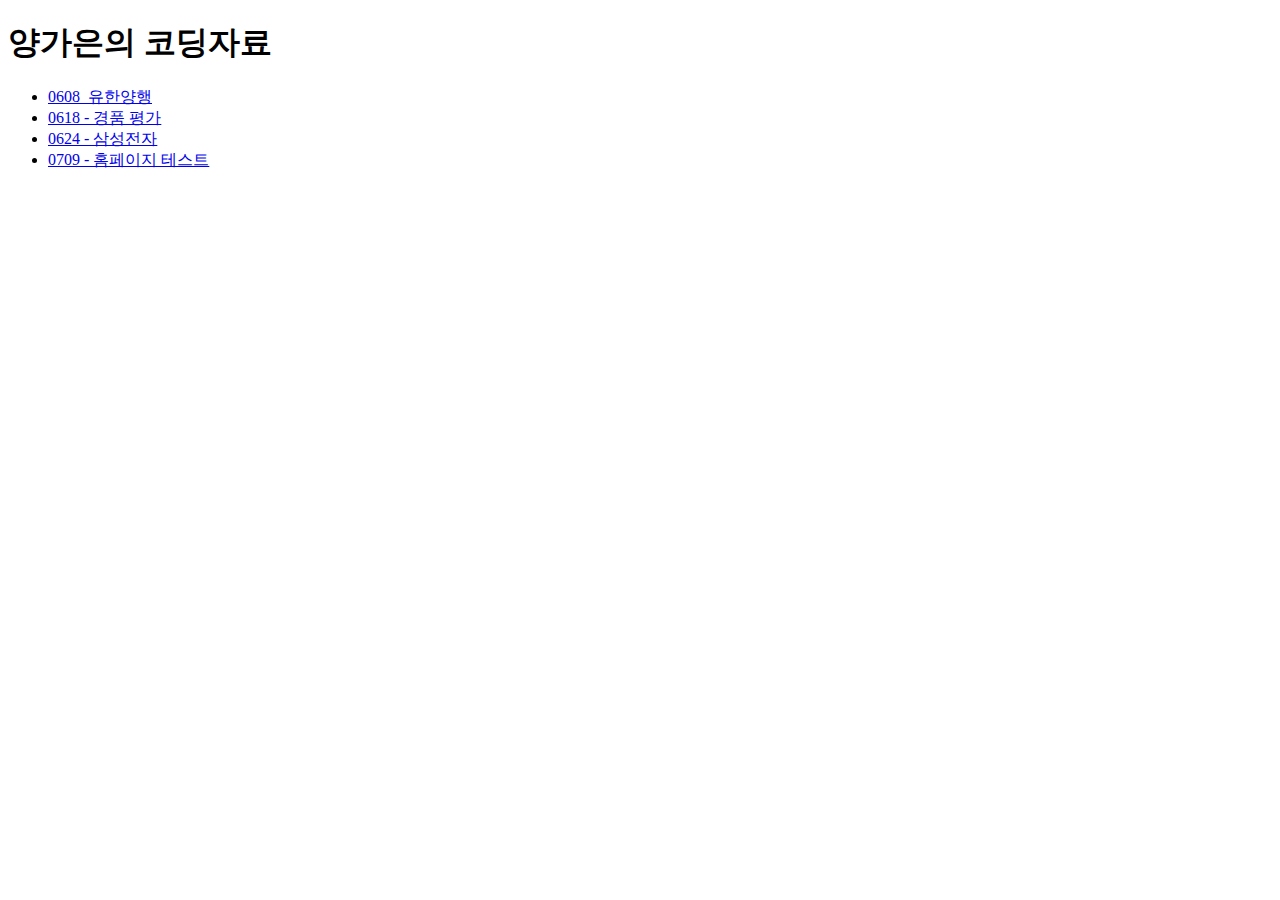
<file: index.html>
<!DOCTYPE html>
<html lang="ko">
<head>
    <meta charset="UTF-8">
    <meta name="viewport" content="width=device-width, initial-scale=1.0">
    <title>양가은의 코딩자료</title>
</head>
<body>
    <h1>양가은의 코딩자료</h1>
    <ul>
        <li><a href="yuhan/index.html">0608_유한양행</a></li>
        <li><a href="kd/index.html">0618 - 경품 평가</a></li>
        <li><a href="samsung/index.html">0624 - 삼성전자</a></li>
        <li><a href="beauty/index.html">0709 - 홈페이지 테스트</a></li>
    </ul>
</body>
</html>
</file>
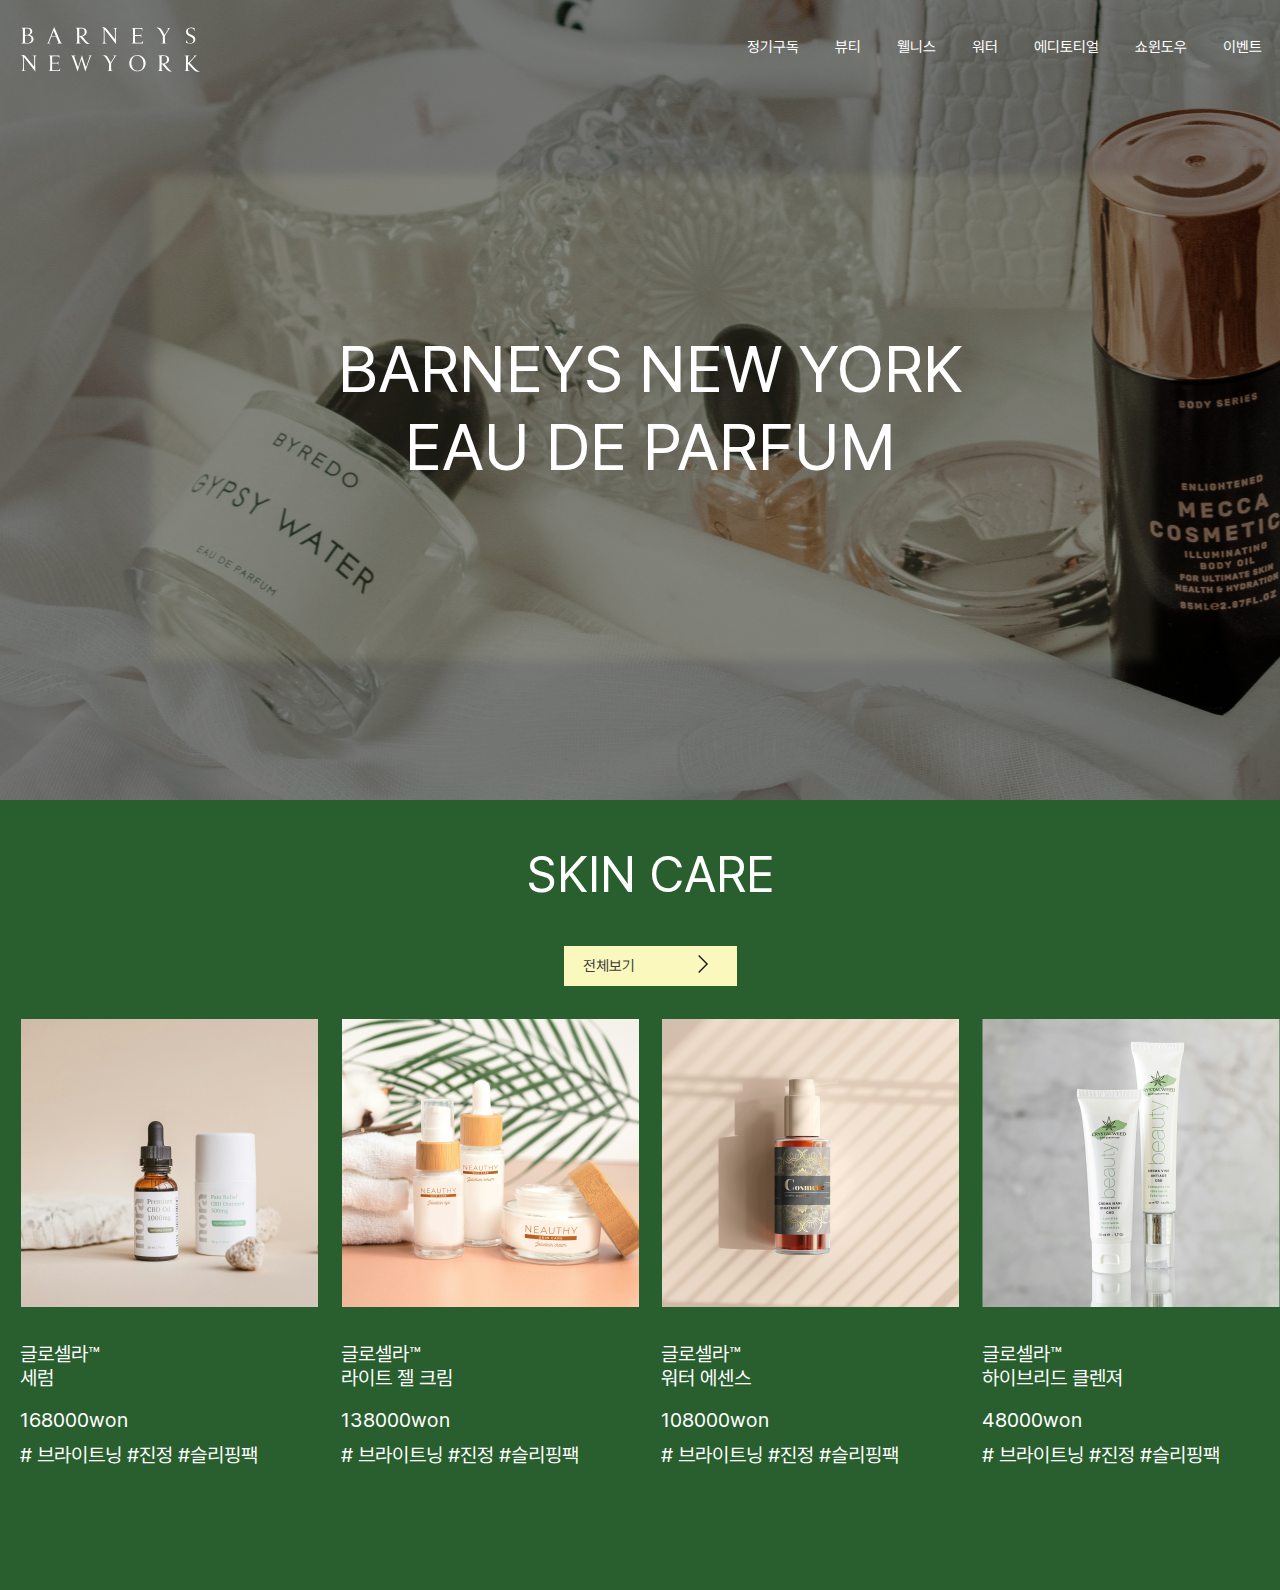
<file: beauty/index.html>
<!DOCTYPE html>
<html lang="ko">
<head>
    <meta charset="UTF-8">
    <meta name="viewport" content="width=device-width, initial-scale=1.0">
    <link rel="stylesheet" href="css/main.css">
    <title>홈페이지 테스트</title>
</head>
<body>
    <header>
        <div class="wrapper">
            <div class="logo"><a href="index.html">로고</a></div>
            <div class="gnb">
                <ul>
                    <li><a href="#n">정기구독 </a></li>
                    <li><a href="#n">뷰티</a></li>
                    <li><a href="#n">웰니스 </a></li>
                    <li><a href="#n">워터 </a></li>
                    <li><a href="#n">에디토티얼</a></li>
                    <li><a href="#n">쇼윈도우</a></li>
                    <li><a href="#n">이벤트</a></li>
                </ul>
            </div>
        </div>
    </header>
    <section class="visual">
        <div class="wrapper">
            <h2>BARNEYS NEW YORK<br>
                EAU DE PARFUM</h2>
        </div>
    </section>
    <section class="biz">
        <div class="wrapper">
            <h2>SKIN CARE</h2>
            <div class="more"><a href="#n">전체보기</a></div>
            <ul>
                <li>
                    <a href="#n">
                        <div class="photo"><img src="images/biz1.png"></div>
                        <h3>글로셀라™ <br>
                            세럼</h3>
                        <p>168000won</p>
                        <strong># 브라이트닝 #진정 #슬리핑팩</strong>
                    </a>
                </li>
                <li>
                    <a href="#n">
                        <div class="photo"><img src="images/biz2.png"></div>
                        <h3>글로셀라™ <br>
                            라이트 젤 크림</h3>
                        <p>138000won</p>
                        <strong># 브라이트닝 #진정 #슬리핑팩</strong>
                    </a>
                </li>
                <li>
                    <a href="#n">
                        <div class="photo"><img src="images/biz3.png"></div>
                        <h3>글로셀라™ <br>
                            워터 에센스</h3>
                        <p>108000won</p>
                        <strong># 브라이트닝 #진정 #슬리핑팩</strong>
                    </a>
                </li>
                <li>
                    <a href="#n">
                        <div class="photo"><img src="images/biz4.png"></div>
                        <h3>글로셀라™ <br>
                            하이브리드 클렌져</h3>
                        <p>48000won</p>
                        <strong># 브라이트닝 #진정 #슬리핑팩</strong>
                    </a>
                </li>
            </ul>
           
        </div>
    </section>
    
</body>
</html>
</file>
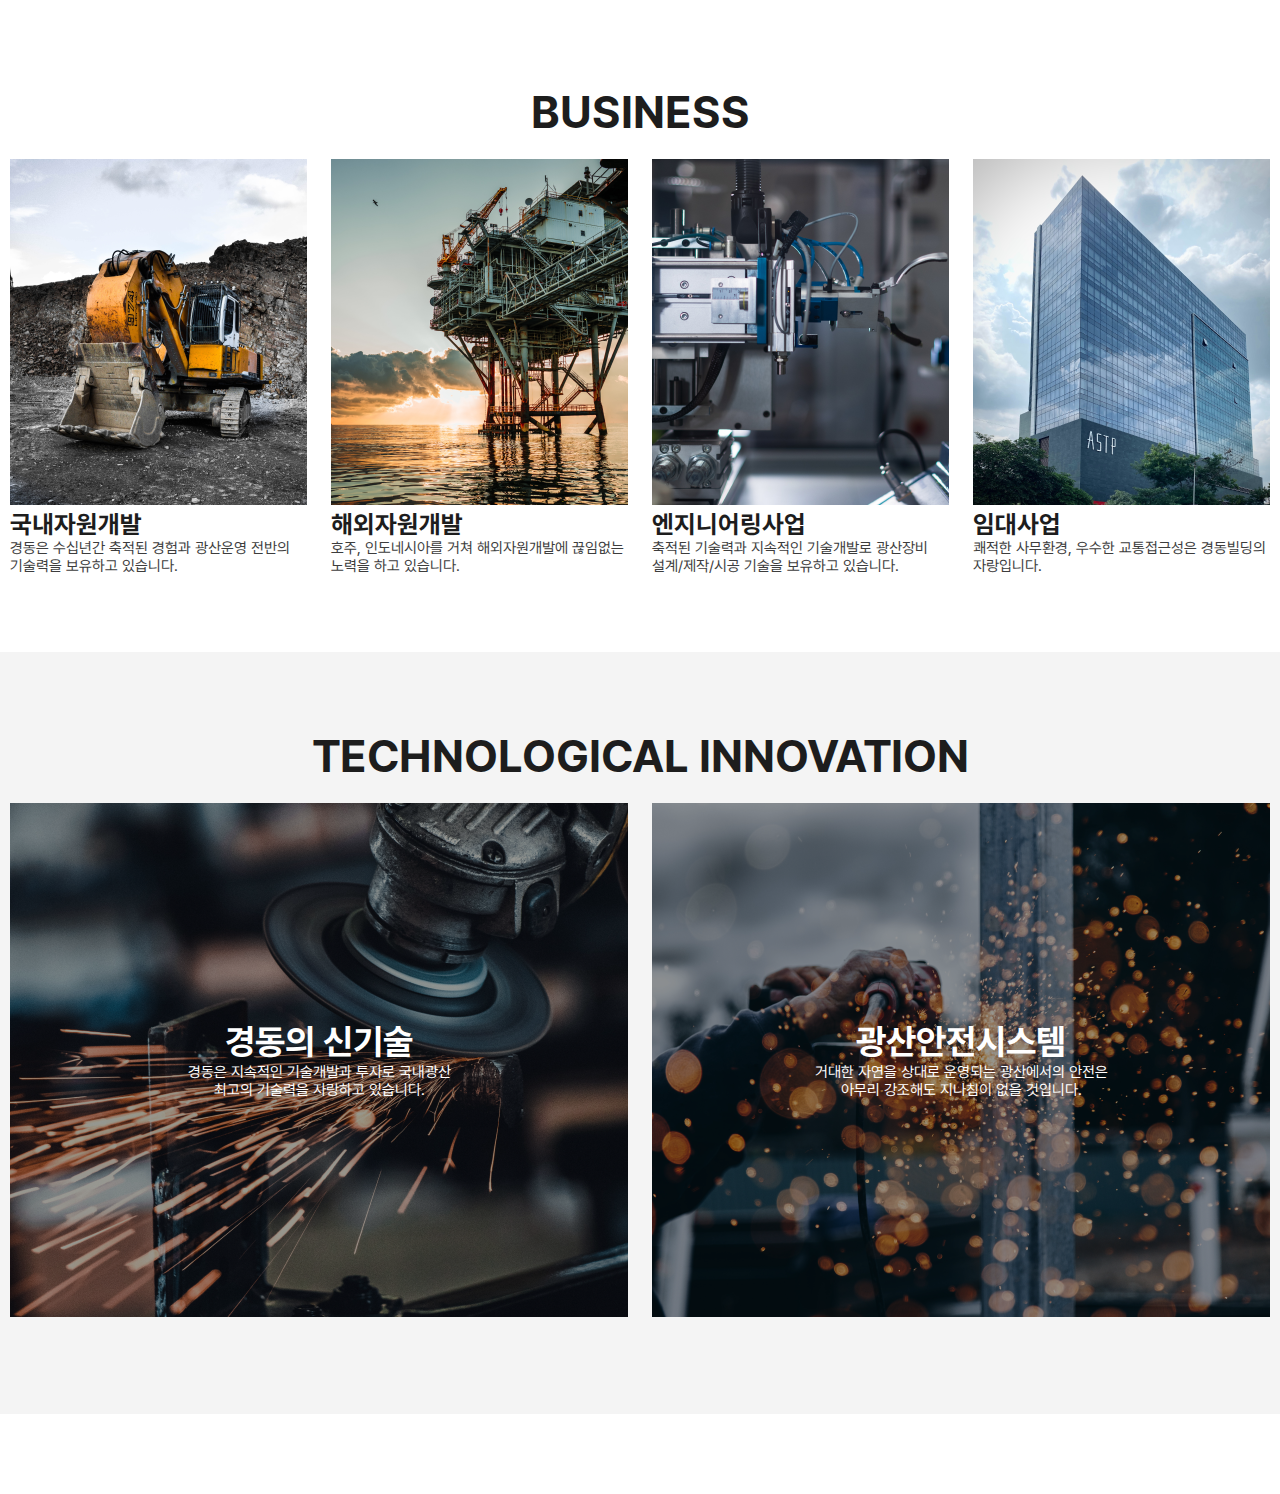
<file: kd/index.html>
<!DOCTYPE html>
<html lang="ko">
<head>
    <meta charset="UTF-8">
    <meta name="viewport" content="width=device-width, initial-scale=1.0">
    <link rel="stylesheet" href="css/main.css">
    <title>경동 평가</title>
</head>
<body>
        <section class="visual">
            <div class="wrapper">
                <h2>BUSINESS</h2>
                    <ul>
                        <li>
                            <div class="photo"><img src="images/biz01.png" alt="개발사업사진"></div>
                            <h3>국내자원개발</h3>
                            <p>경동은 수십년간 축적된 경험과 광산운영 전반의 기술력을 보유하고 있습니다.</p>
                        </li>
                        <li>
                            <div class="photo"><img src="images/biz02.png" alt="개발사업사진"></div>
                            <h3>해외자원개발</h3>
                            <p>호주, 인도네시아를 거쳐 해외자원개발에 끊임없는 노력을 하고 있습니다.</p>
                        </li>
                        <li>
                            <div class="photo"><img src="images/biz03.png" alt="개발사업사진"></div>
                            <h3>엔지니어링사업</h3>
                            <p>축적된 기술력과 지속적인 기술개발로 광산장비 설계/제작/시공 기술을 보유하고 있습니다.</p>
                        </li>
                        <li>
                            <div class="photo"><img src="images/biz04.png" alt="개발사업사진"></div>
                            <h3>임대사업</h3>
                            <p>쾌적한 사무환경, 우수한 교통접근성은 경동빌딩의 자랑입니다.</p>
                        </li>
                    </ul>
            </div>
        </section>
        <section class="inv">
            <div class="wrapper">
                <h1>TECHNOLOGICAL INNOVATION</h1>
                    <ul>
                        <li class="inv1">
                            <a href="#n">
                                <h2>경동의 신기술</h2>
                                <P>경동은 지속적인 기술개발과 투자로 국내광산<br> 최고의 기술력을 자랑하고 있습니다.</P>
                            </a>
                        </li>
                        <li class="inv2">
                            <a href="#n">
                                <h2>광산안전시스템</h2>
                                <P>거대한 자연을 상대로 운영되는 광산에서의 안전은<br> 아무리 강조해도 지나침이 없을 것입니다.</P>
                            </a>
                        </li>
                    </ul>
            </div>
        </section>
    </div>
</body>
</html>
</file>
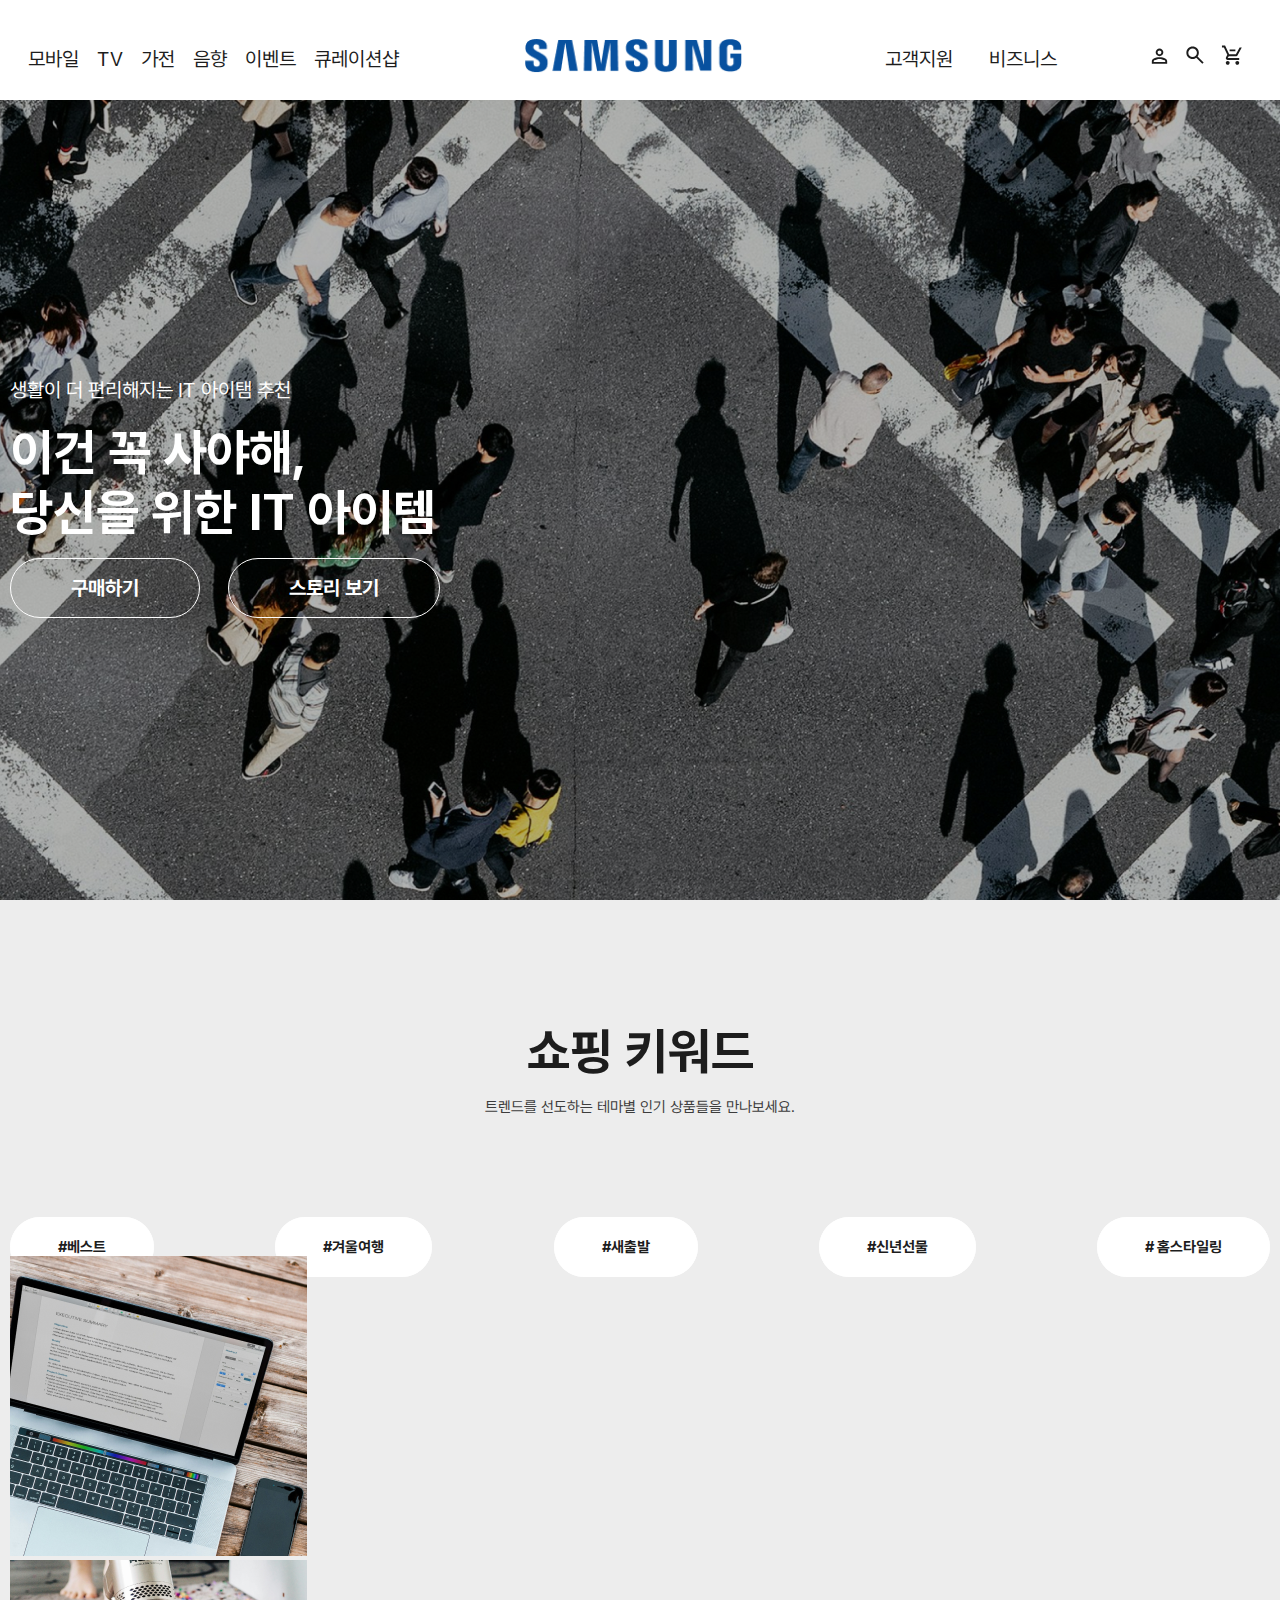
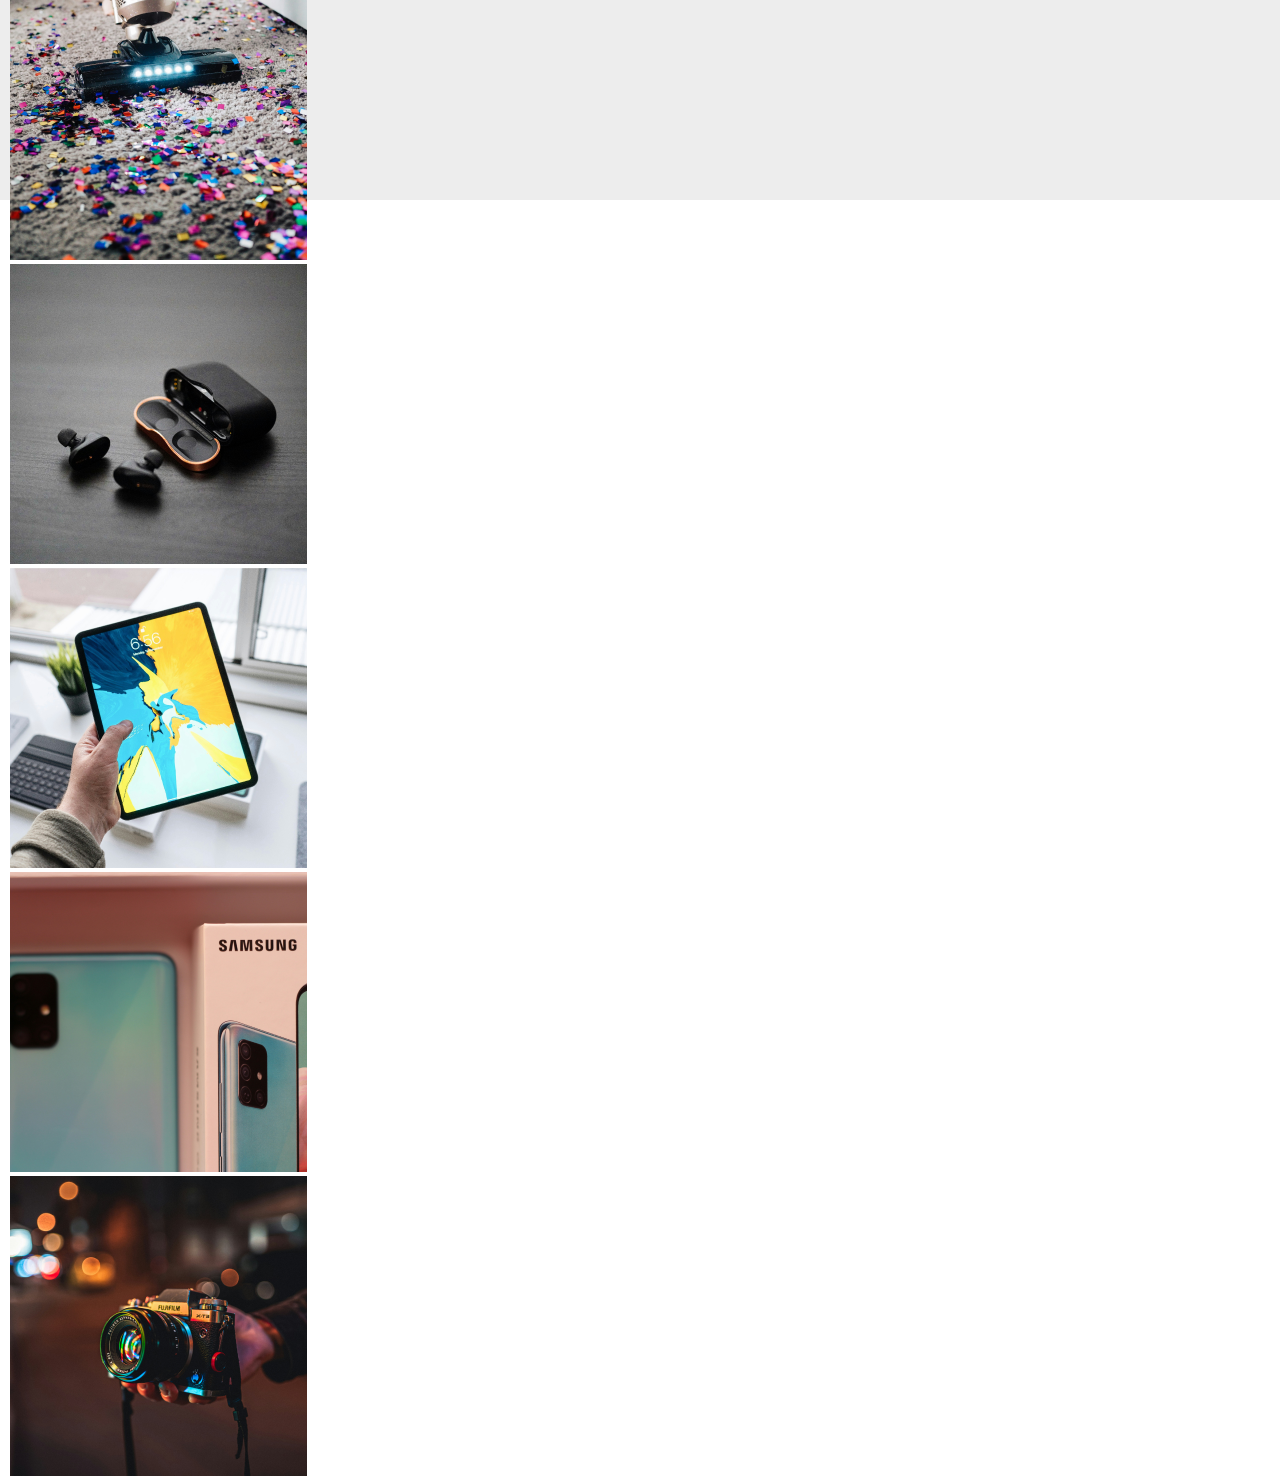
<file: samsung/index.html>
<!DOCTYPE html>
<html lang="ko">
<head>
    <meta charset="UTF-8">
    <meta name="viewport" content="width=device-width, initial-scale=1.0">
    <link rel="stylesheet" href="css/main.css">
    <title>삼성전자</title>
</head>
<body>
    <div id="wrap">
    <header>
        <div class="wrapper">
            <div class="gnb">
                <ul>
                    <li><a href="#n">모바일</a></li>
                    <li><a href="#n">TV</a></li>
                    <li><a href="#n">가전</a></li>
                    <li><a href="#n">음향</a></li>
                    <li><a href="#n">이벤트</a></li>
                    <li><a href="#n">큐레이션샵</a></li>
                </ul>
            </div><!--gnb-->
            <h1 class="logo"><a href="index.html">삼섬</a></h1>
            <div class="gnb_2">
                <ul>
                    <li><a href="#n">고객지원</a></li>
                    <li><a href="#n" class="biz">비즈니스</a></li>
                </ul>
            </div><!--gnb_2-->
            <div class="tnb">
                <a href="#n" class="mypage">마이페이지</a>
                <a href="#n" class="search">검색</a>
                <a href="#n" class="shopping">장바구니</a>
            </div><!--tnb-->
        </div><!--wrapper-->
    </header>
    <main class="container">
        <section class="visual">
            <div class="wrapper">
                <strong>생활이 더 편리해지는 IT 아이탬 추천</strong>
                <h2>이건 꼭 사야해,<br>
                    당신을 위한 IT 아이템</h2>
                <a href="#n" class="btn">구매하기</a>
                <a href="#n" class="btn">스토리 보기</a>
            </div>
        </section><!--visual-->
        <section class="keyword">
            <div class="wrapper">
                <h2>쇼핑 키워드</h2>
                <p>트렌드를 선도하는 테마별 인기 상품들을 만나보세요.</p>
                <div class="btn">
                <ul>
                    <li><a href="#n">#베스트</a></li>
                    <li><a href="#n">#겨울여행</a></li>
                    <li><a href="#n">#새출발</a></li>
                    <li><a href="#n">#신년선물</a></li>
                    <li><a href="#n"># 홈스타일링</a></li>
                </ul>
                </div>
                <div class="list">
                <ul>
                    <li>
                        <a href="#n">
                        <div class="photo"><img src="images/notebook.png" alt="노트북"></div>
                        </a>
                    </li>
                    <li>
                        <a href="#n">
                        <div class="photo"><img src="images/clean.png" alt="청소기"></div>
                        </a>
                    </li>
                    <li>
                        <a href="#n">
                        <div class="photo"><img src="images/earphone.png" alt="무선이어폰"></div>
                        </a>
                    </li>
                    <li>
                        <a href="#n">
                        <div class="photo"><img src="images/tap.png" alt="태블릿"></div>
                        </a>
                    </li>
                    <li>
                        <a href="#n">
                        <div class="photo"><img src="images/phone.png" alt="스마트폰"></div>
                        </a>
                    </li>
                    <li>
                        <a href="#n">
                        <div class="photo"><img src="images/camera.png" alt="카메라"></div>
                        </a>
                    </li>
                </ul>
                </div>
            </div>
        </section>
    </main>
    </div><!--wrap-->
</body>
</html>
</file>
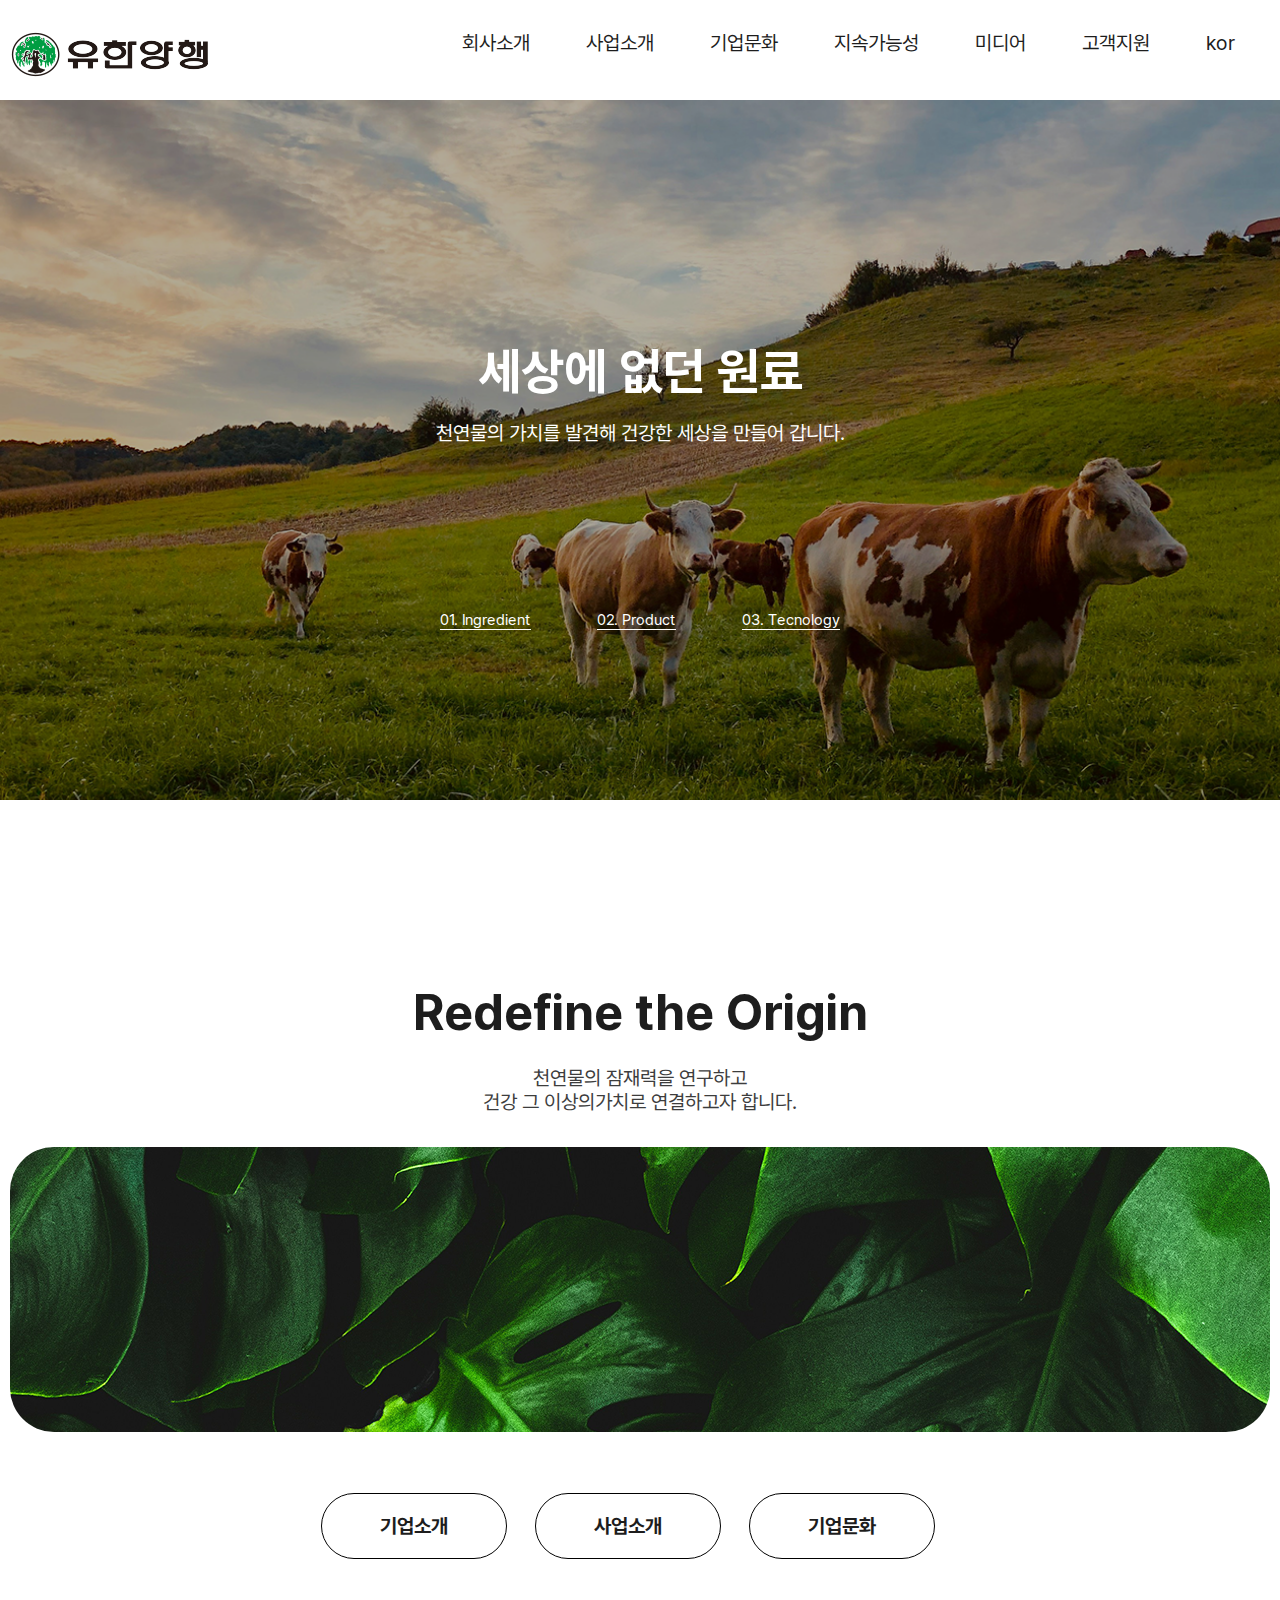
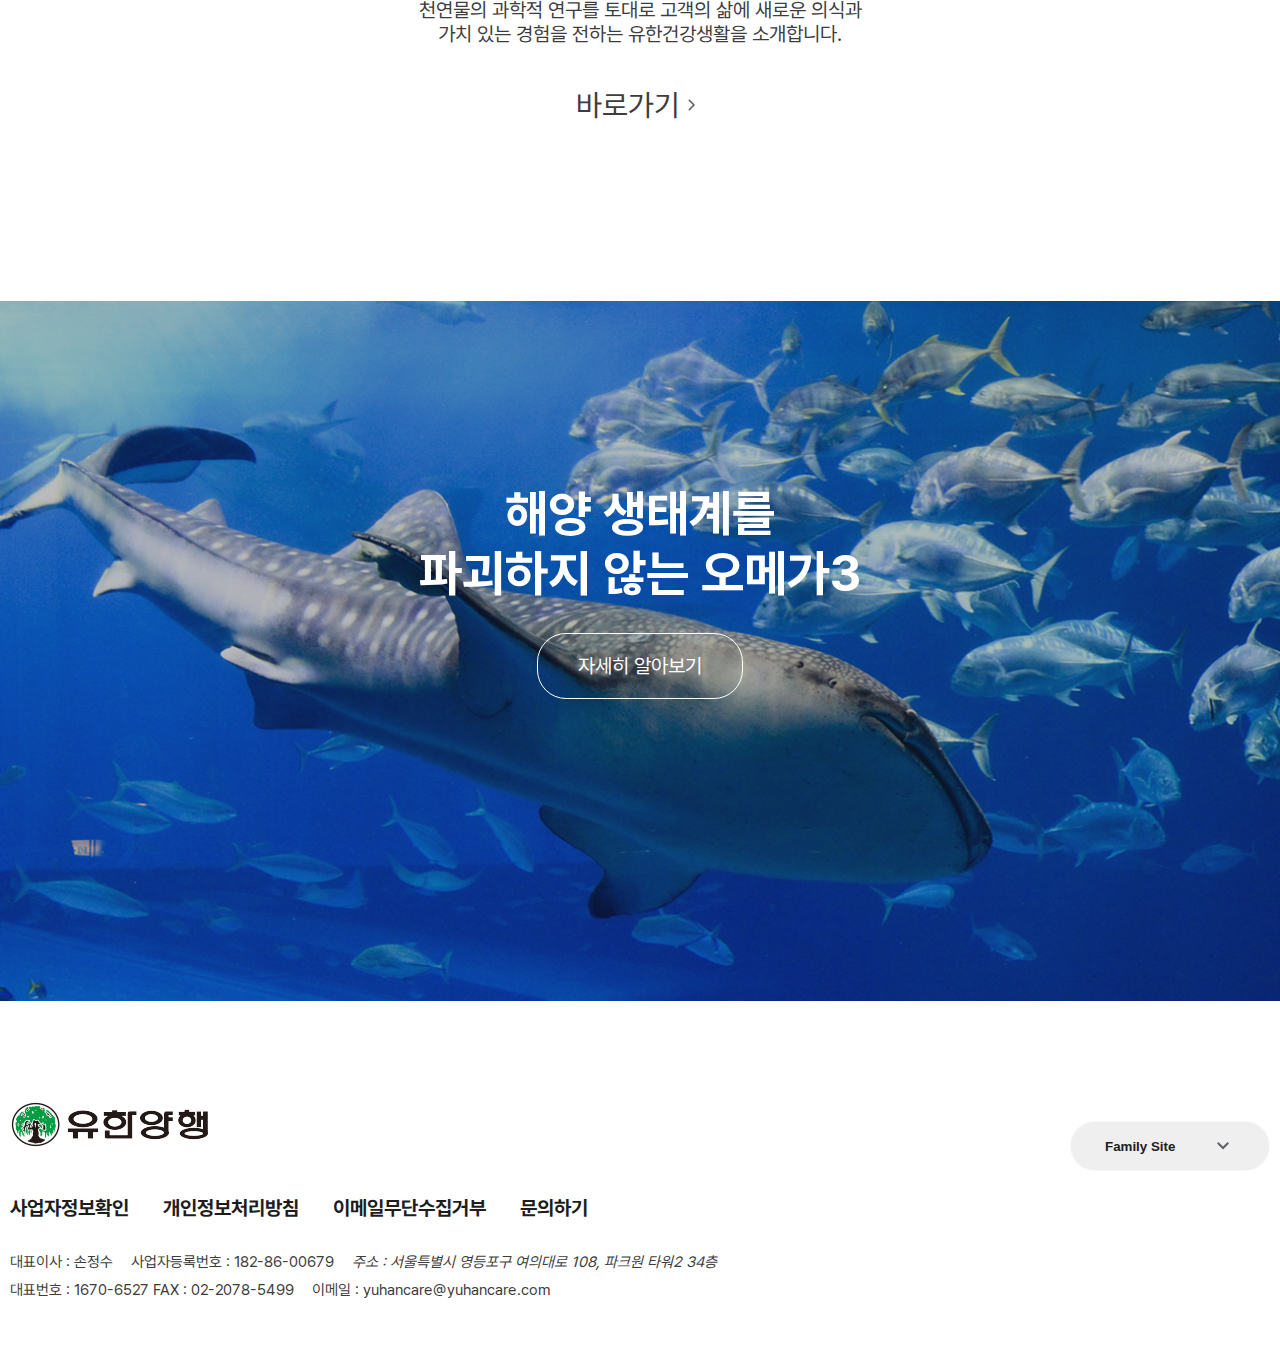
<file: yuhan/index.html>
<!DOCTYPE html>
<html lang="ko">
<head>
    <meta charset="UTF-8">
    <meta name="viewport" content="width=device-width, initial-scale=1.0">
    <link rel="stylesheet" href="css/main.css">
    <title>유한양행</title>
</head>
<body>
    <div id="wrap">
        <header>
            <div class="wrapper">
                <h1 class="logo"><a href="index.html"><img src="images/logo.png" alt="유한양행"></a></h1>
                <nav class="gnb">
                    <ul>
                        <li><a href="#n">회사소개</a></li>
                        <li><a href="#n">사업소개</a></li>
                        <li><a href="#n">기업문화</a></li>
                        <li><a href="#n">지속가능성</a></li>
                        <li><a href="#n">미디어</a></li>
                        <li><a href="#n">고객지원</a></li>
                        <li><a href="#n">kor</a></li>
                    </ul>
                </nav>
            </div><!--wrapper-->
        </header>
        <div class="container">
            <section class="visual">
                <div class="wrapper">
                    <h2>세상에 없던 원료</h2>
                    <p>천연물의 가치를 발견해 건강한 세상을 만들어 갑니다.</p>
                    <div class="btn">
                        <a href="#n">01. Ingredient</a>
                        <a href="#n">02. Product</a>
                        <a href="#n">03. Tecnology</a>
                    </div><!--btn-->
                </div><!--wrapper-->
            </section><!--visual-->
            <section class="introduce">
                <div class="wrapper">
                    <div class="txt">
                        <h2>Redefine the Origin</h2>
                        <p>천연물의 잠재력을 연구하고<br>
                            건강 그 이상의가치로 연결하고자 합니다.</p>
                    <div class="leaf"><img src="images/leaf.png" alt="나뭇잎들"></div>
                    <div class="btn">
                        <a href="#n">기업소개</a>
                        <a href="#n">사업소개</a>
                        <a href="#n">기업문화</a>
                    </div><!--btn-->
                        <strong>천연물의 과학적 연구를 토대로 고객의 삶에 새로운 의식과<br>
                            가치 있는 경험을 전하는 유한건강생활을 소개합니다.</strong>
                    </div><!--txt-->
                    <div class="open">
                        <span><a href="#n">바로가기</a></span>
                        <img src="images/button_ico.svg" alt="열기">
                        
                    </div><!--open-->
                </div><!--wrapper-->
            </section><!--introduce-->
            <section class="addition">
                <div class="wrapper">
                    <h2>해양 생태계를<br>
                        파괴하지 않는 오메가3</h2>
                    <div class="btn"><a href="#n">자세히 알아보기</a>
                    </div><!--btn-->
                </div><!--wrapper-->
            </section><!--addition-->
        </div><!--container-->
        <footer>
            <div class="wrapper">
                <h1 class="logo"><img src="images/logo.png" alt="유한양행"></h1>
            <div class="f_nav">
                <ul>
                    <li><a href="#n">사업자정보확인</a></li>
                    <li class="privacy"><a href="#n">개인정보처리방침 </a></li>
                    <li><a href="#n">이메일무단수집거부</a></li>
                    <li><a href="#n">문의하기</a></li>
                </ul>
            </div><!--f_nav-->
            <div class="f_sub">
            <div class="f_info">
                <span>대표이사 : 손정수</span>
                <span>사업자등록번호 : 182-86-00679</span>
                <address>주소 : 서울특별시 영등포구 여의대로 108, 파크원 타워2 34층</address><br>
                <span>대표번호 : 1670-6527 FAX : 02-2078-5499</span>
                <span>이메일 : yuhancare@yuhancare.com</span>
            </div><!--f_info-->
            </div><!--f_sub-->
            <div class="family">
                <button>
                    <span>Family Site</span>
                    <img src="images/family_ico.svg" alt="열기">
                </button>
            </div>
            </div><!--wrapper-->
        </footer>
    </div><!--wrap-->
</body>
</html>
</file>
<file: beauty/css/main.css>
@import url(default.css);
@import url(fonts.css);
@import url(common.css);
header {
    position: absolute;
    left: 0;
    top: 0;
    width: 100%;
    height: 100px;
    color: #fff;
}
header .wrapper {
    height: 100px;
    display: flex;
    justify-content: space-between;
}
header .logo a {
    display: block;
    width: 180px;
    height: 45px;
    font-size: 0;
    line-height: 0;
    margin: 27px 0 26px 0;
    position: relative;
}
header .logo a::before {
    position: absolute;
    left: 0;
    top: 0;
    width: 100%;
    height: 100%;
    background-position: center center;
    background-repeat: no-repeat;
    background-size: contain;
    background-image: url("data:image/svg+xml,%3Csvg width='181' height='45' viewBox='0 0 181 45' fill='none' xmlns='http://www.w3.org/2000/svg'%3E%3Cpath d='M31.6758 9.2081V9.31275L31.733 9.36856H36.0418L36.099 9.31275V9.2081L33.8052 3.52903L31.6758 9.2081ZM37.0208 16.436V16.3802L37.5138 16.3244L37.9497 16.1639L38.3285 15.9476L38.55 15.6755L38.6071 15.3546L38.5 14.8732L36.4777 10.2128V10.1011L36.3705 9.99647H31.3471V10.0523L31.29 10.1569L29.3821 15.0337L29.2749 15.4593L29.3821 15.7802L29.6536 16.0453L30.1466 16.2616L30.8541 16.3662V16.4221H26.6524V16.3662L27.2526 16.2616L27.6885 16.1011L28.0172 15.836L28.2888 15.4104L34.2911 -0.00817871H34.3983L40.9438 15.2569L41.2725 15.7383L41.6512 16.0593L42.1443 16.2755L42.7445 16.3802V16.436H37.0137H37.0208ZM111.893 16.436V16.3802L112.165 16.3244L112.551 16.2686L112.929 16.1639L113.258 15.9476L113.48 15.6267L113.587 15.1453L113.644 13.6453V11.929L113.701 10.1639V6.20112L113.644 4.00345L113.587 2.07787L113.48 1.59647L113.258 1.27554L112.929 1.05926L112.551 0.954612L112.165 0.898798L111.893 0.842984V0.78717H122.919L123.026 1.69415L123.084 2.76857L123.141 3.78717H123.034L122.869 3.24996L122.648 2.71275L122.376 2.23136L122.047 1.85461L121.554 1.69415L120.354 1.5895H117.567L116.095 1.69415H115.988L115.823 1.74996L115.659 1.91043V7.69415L115.716 7.85461L115.773 7.95926L115.881 8.01508H120.518L121.011 7.95926L121.397 7.69415L121.669 7.37322L121.776 6.89182L121.883 6.35461H121.94V10.8546H121.883L121.776 10.3732L121.554 9.51508L121.283 9.13833L120.954 8.92205L120.518 8.8174H115.881L115.773 8.87322L115.666 9.0895V15.3546L115.831 15.5151L115.995 15.5709H116.102L117.138 15.6267L118.232 15.6825H120.74L121.504 15.6267L122.162 15.5709L122.598 15.4104L122.926 15.1453L123.148 14.7686L123.369 14.343L123.534 13.8616L123.641 13.436H123.748V14.1895L123.641 15.7941L123.584 16.436H111.908H111.893ZM141.905 16.436V16.3802L142.177 16.3244L142.556 16.2686L142.941 16.1639L143.27 15.9476L143.492 15.6267L143.599 15.1453L143.656 13.2686V9.03368L142.677 7.21275L142.077 6.03368L141.419 4.85461L140.819 3.73136L140.162 2.76857L139.504 1.91043L138.74 1.26857L137.918 0.891821L137.046 0.731356V0.619728L137.482 0.515077L137.975 0.459263H138.361L139.454 0.563914L140.383 0.780193L141.091 1.20577L141.748 1.7988L142.291 2.49647L142.834 3.2988L143.377 4.26159L145.342 7.90345L145.885 7.10112L146.486 6.13833L147.143 5.07089L147.8 4.05229L148.344 3.03368L148.837 2.17554L149.001 1.7988L148.944 1.47787L148.722 1.26159L148.394 1.04531L147.407 0.829031V0.773217H151.666V0.829031L151.009 0.933682L150.466 1.25461L150.03 1.79182L146.05 8.05694L145.835 8.48252L145.728 8.85926L145.671 9.28484V11.3709L145.728 13.3523L145.835 15.1174L145.943 15.5988L146.164 15.9197L146.493 16.136L146.872 16.2407L147.529 16.3453V16.4011H141.905V16.436ZM5.47971 1.33136L5.15101 1.49182L5.04382 1.7081L4.98666 2.02903V7.33136L5.09384 7.59647L5.42254 7.75694L6.02278 7.81275H6.89456L7.71631 7.75694L8.42374 7.54066L9.02397 7.16391L9.56705 6.68252L10.0029 6.04066L10.2244 5.23833L10.3316 4.32438L10.2244 3.41043L9.95291 2.6081L9.45986 2.01508L8.80246 1.5895L7.93068 1.37322L6.89456 1.26857H6.02278L5.47971 1.32438V1.33136ZM5.5869 8.51043L5.20817 8.61508L5.04382 8.83136L4.98666 9.10345V14.7267L5.04382 15.2081L5.31536 15.5848L5.75125 15.8011L6.45867 15.9058L7.38761 15.9616L8.31655 15.9058L9.18832 15.6407L10.0101 15.2639L10.6675 14.7267L11.1605 14.029L11.4892 13.1151L11.5964 12.0965L11.4892 11.1337L11.2177 10.3314L10.7818 9.6895L10.1816 9.2081L9.47415 8.83136L8.6524 8.61508L7.83064 8.51043L6.9017 8.45461H6.13711L5.59404 8.51043H5.5869ZM5.42254 16.5476L4.32925 16.4918H3.29313L2.30702 16.436H1.11369V16.3802L1.65676 16.2197L2.09265 16.0593L2.47137 15.843L2.69289 15.4662L2.80008 14.9848L2.85724 12.8988L2.91441 10.7011V6.20112L2.85724 4.00345L2.80008 2.07787L2.69289 1.59647L2.42135 1.27554L2.09265 1.05926L1.76395 0.954612L1.38523 0.898798L1.05653 0.842984V0.78717L2.31417 0.731356H3.62183L4.87947 0.675542L6.02278 0.619728H6.95172L7.77348 0.675542L8.64525 0.780193L9.46701 0.940658L10.2316 1.20577L10.889 1.58252L11.4892 2.06391L11.9251 2.65694L12.1967 3.40345L12.3038 4.26159L12.1967 5.11973L11.9251 5.86624L11.4892 6.5081L10.9962 7.04531L10.3388 7.5267L9.68138 7.90345L10.3888 8.06391L11.1534 8.38484L11.918 8.81043L12.5754 9.39647L13.1185 10.0941L13.4972 10.9523L13.6044 11.9151L13.4972 12.829L13.2256 13.743L12.7898 14.4965L12.1323 15.1941L11.2606 15.7314L10.1673 16.1569L8.85962 16.4221L7.33044 16.5267H5.42254V16.5476ZM170.016 16.5476L168.594 16.3314L167.287 15.9546L167.23 15.8988L167.122 15.843L167.065 15.7383V12.7383H167.122L167.501 13.8616L167.994 14.7755L168.594 15.4174L169.359 15.843L170.288 16.1081L171.431 16.1639L172.253 16.0593L173.018 15.7941L173.561 15.3128L173.997 14.7267L174.268 13.8686L174.375 12.9058L174.268 12.1034L173.997 11.4616L173.504 10.8755L172.903 10.3941L172.246 10.0174L171.481 9.59182L170.717 9.21508L169.895 8.7895L169.13 8.36391L168.473 7.88252L167.873 7.2895L167.38 6.54298L167.108 5.74066L167.001 4.72205L167.108 3.65461L167.487 2.74066L168.087 1.93833L168.852 1.29647L169.838 0.815077L170.931 0.549961L172.132 0.44531L173.711 0.605775L175.133 0.926705L175.347 0.982519L175.569 1.08717L175.626 1.14298V1.24764L175.461 4.08717H175.354L175.083 3.12438L174.754 2.32205L174.261 1.73601L173.604 1.35926L172.782 1.09415L171.746 1.03833L171.145 1.09415L170.545 1.25461L170.002 1.51973L169.509 1.89647L169.123 2.43368L168.902 3.07554L168.795 3.87787L168.902 4.73601L169.173 5.43368L169.552 6.07554L170.095 6.55694L170.752 6.98252L171.46 7.35926L172.167 7.68019L172.932 8.00112L173.639 8.37787L174.347 8.80345L175.004 9.28484L175.547 9.87089L175.933 10.5686L176.205 11.3709L176.312 12.3895L176.147 13.4569L175.762 14.3709L175.161 15.1732L174.397 15.8151L173.468 16.2965L172.432 16.5616L171.338 16.6662L169.974 16.5616L170.016 16.5476ZM96.5015 16.9174L85.047 2.45461V9.95461L85.1042 11.7197V13.3802L85.1613 14.936L85.3257 15.4174L85.6544 15.7941L86.1474 16.0593L86.7477 16.2197L87.5123 16.3802V16.436H82.2173V16.3802L82.8175 16.2197L83.3106 16.0593L83.7465 15.7941L83.968 15.4174L84.0752 14.936L84.1324 12.9546L84.1895 10.7569V6.36159L84.1324 5.18252V3.94764L84.0752 2.87322V2.01508L83.968 1.42903L83.6965 1.00345L83.3177 0.738333L82.9319 0.522054L82.496 0.417403H82.1101V0.312752L83.5821 0.152286L84.4539 0.2081L85.2185 0.473217L85.9259 0.849961L86.5833 1.38717L87.2407 2.13368L88.0053 2.99182L95.4797 12.2569V4.65229L95.3725 2.29415L95.2653 1.70112L94.9366 1.27554L94.3364 1.01043L93.5146 0.849961V0.794147H98.2094V0.849961L97.6091 1.01043L97.1732 1.17089L96.7945 1.43601L96.573 1.81275L96.4658 2.29415L96.4086 3.84996L96.3515 5.61508V9.36856L96.4086 11.2941L96.4658 13.2755L96.573 15.2011L96.6302 16.9174H96.523H96.5015ZM60.1085 1.38717L59.7798 1.49182L59.6155 1.7081L59.5583 2.08484V8.30112L59.6155 8.56624L59.837 8.72671L60.2157 8.83136H60.816L61.5805 8.77554L62.3451 8.61508L63.0526 8.34996L63.71 7.92438L64.253 7.38717L64.6889 6.74531L64.9605 5.9988L65.0676 5.08484L64.9605 4.06624L64.7389 3.15229L64.3031 2.45461L63.76 1.97322L63.0526 1.59647L62.2308 1.33136L61.359 1.27554H60.5944L60.1014 1.38019L60.1085 1.38717ZM67.8545 16.8686L67.0327 16.6523L66.2681 16.2267L65.5607 15.6895L64.8533 15.0476L64.1959 14.2941L60.4301 9.84996L60.2657 9.63368L60.1014 9.52903L59.9942 9.42438L59.887 9.36856H59.7227L59.6155 9.58484V14.943L59.7227 15.4244L59.9442 15.8011L60.3229 16.0662L60.816 16.2267L61.359 16.3872V16.443H55.7925V16.3872L56.2856 16.2267L56.6715 16.0662L57.0502 15.85L57.2717 15.4732L57.3789 14.9918L57.436 12.9058L57.4932 10.7081V5.08484L57.436 3.52903L57.3789 2.08484L57.2717 1.60345L57.0502 1.28252L56.7215 1.06624L56.3427 0.961589L55.6853 0.856938V0.801124L56.7215 0.74531H57.922L59.2296 0.689496L60.3729 0.633682H61.3019L62.338 0.689496L63.3241 0.794147L64.1959 1.01043L65.0176 1.33136L65.725 1.75694L66.2681 2.29415L66.704 2.99182L66.9755 3.90577L67.0827 4.92438L66.9755 5.88717L66.6468 6.74531L66.1538 7.44298L65.5536 8.03601L64.7318 8.57322L63.8029 8.94996L62.8239 9.21508L62.7667 9.27089H62.7096V9.3267L62.7667 9.38252L62.8239 9.48717L65.7179 13.0802L66.3753 13.9383L67.1399 14.7407L67.9045 15.4941L68.6691 16.136L69.4337 16.5128L70.1411 16.6732V16.7779L69.7552 16.8825L69.2622 16.9383L68.8263 16.9941L67.8473 16.8895L67.8545 16.8686ZM28.5103 44.1895V44.0848L29.1677 43.9802L29.5464 43.8755L29.8751 43.6593L30.0966 43.3383L30.2038 42.8569L30.261 41.4127L30.3181 39.6965L30.3753 37.8755V34.45L30.3181 32.7895L30.261 31.2337L30.2038 29.8383L30.0966 29.3569L29.8751 29.036L29.5464 28.8197L29.1677 28.7151L28.5103 28.6104V28.5058H39.5861L39.6433 29.4197L39.7004 30.543L39.7576 31.5616H39.6504L39.5432 31.136L39.3789 30.6546L39.1574 30.229L38.9358 29.8523L38.6071 29.5872L38.1713 29.4267L36.9708 29.3709H34.2411L32.7691 29.4267L32.4404 29.5314L32.3832 29.636L32.3261 29.7965V35.4755L32.4333 35.6918L32.5404 35.7476H37.178L37.6711 35.6918L38.0498 35.4267L38.2713 35.1058L38.4356 34.6244L38.4928 34.0872H38.6V38.5872H38.4928L38.4356 38.1058L38.3285 37.6802L38.1641 37.2546L37.9426 36.9337L37.6139 36.7174L37.178 36.6128H32.5404L32.4333 36.6686L32.3761 36.7244L32.3189 36.829V43.0941L32.4833 43.2546L32.6476 43.3104H32.7548L33.7909 43.3662L34.8842 43.4221H36.8493L37.8854 43.3662L38.8144 43.3104L39.1931 43.2058L39.5218 42.9407L39.7933 42.5639L40.122 41.6011L40.2864 41.1755H40.3435V42.1941L40.2864 43.2686L40.1792 44.2314H28.5031L28.5103 44.1895ZM87.7767 44.1895V44.0848L88.4341 43.9802L88.8128 43.8755L89.1415 43.6593L89.3559 43.3383L89.463 42.8569L89.5202 40.9802L89.5774 38.943V36.8011L88.5984 34.9244L87.9982 33.7453L87.3408 32.5662L86.7405 31.4988L86.0831 30.4802L85.3757 29.6779L84.6683 29.036L83.8465 28.6104L82.9176 28.45V28.3453L83.625 28.2407L84.2824 28.1848L85.3757 28.2895L86.2475 28.5058L87.0121 28.9314L87.6695 29.5244L88.2125 30.2221L88.7056 31.0802L89.2487 32.043L91.2137 35.636L91.7568 34.8337L92.357 33.8709L93.0144 32.8523L93.6718 31.7779L94.2721 30.7593L94.7651 29.9011L94.9295 29.5244L94.8223 29.2034L94.658 28.9872L94.2792 28.8267L93.8433 28.7221L93.3503 28.6174V28.5128H97.552V28.6174L96.9517 28.7221L96.4086 28.9872L95.9728 29.5244L91.9926 35.8453L91.7711 36.2709L91.6067 36.6476V39.1104L91.6639 41.0918L91.7211 42.8569L91.8283 43.3383L92.0426 43.6593L92.3713 43.8755L92.7501 43.9802L93.4075 44.0848V44.1895H87.7838H87.7767ZM116.424 28.8686L115.33 29.2453L114.402 29.8872L113.58 30.6895L112.922 31.7081L112.429 32.8872L112.158 34.2825L112.051 35.7825L112.108 36.9616L112.272 38.1407L112.601 39.2639L113.037 40.3383L113.58 41.3011L114.287 42.1593L115.052 42.8569L116.038 43.3941L117.074 43.7151L118.274 43.8197L119.475 43.7151L120.568 43.3941L121.497 42.9128L122.319 42.2709L122.976 41.4686L123.469 40.5546L123.855 39.4314L124.077 38.2523L124.134 36.9686L124.077 35.7337L123.855 34.4988L123.527 33.3197L123.091 32.2523L122.49 31.2895L121.783 30.4314L120.911 29.7337L119.925 29.1965L118.832 28.8755L117.631 28.7709L116.431 28.8755L116.424 28.8686ZM116.531 44.35L115.109 43.9732L113.851 43.3872L112.708 42.5848L111.729 41.6221L110.964 40.4988L110.364 39.2639L109.978 37.8686L109.871 36.3686L109.978 34.8686L110.364 33.4732L110.907 32.1895L111.672 31.0104L112.651 30.0476L113.794 29.2453L115.102 28.6523L116.574 28.2267L118.153 28.1221L119.625 28.2267L120.99 28.6034L122.247 29.2453L123.391 29.9918L124.377 31.0104L125.199 32.1337L125.799 33.4174L126.185 34.8128L126.292 36.3128L126.185 37.7569L125.856 39.0965L125.256 40.3314L124.548 41.5104L123.569 42.4732L122.426 43.3314L121.118 43.9244L119.646 44.3011L118.01 44.4616L116.538 44.3569L116.531 44.35ZM65.6679 44.5593L64.7389 41.5034L63.7528 38.2872L62.7739 35.1825L61.7878 32.1825L60.7516 35.2383L59.7655 38.3988L58.8366 41.5593L57.9077 44.5593H57.8505L57.3074 42.9546L56.7643 41.2941L56.1641 39.5779L55.5639 37.8127L54.3634 34.4918L53.7632 32.9918L53.2701 31.6523L52.777 30.4732L52.3983 29.5104L52.1768 29.0848L51.8481 28.8197L51.5194 28.7151L50.862 28.6104V28.5058H55.9926V28.6104L55.6639 28.6662L55.2852 28.7221L54.9565 28.8825L54.735 29.0988L54.6278 29.4755L54.735 29.9569L55.3924 31.9383L56.157 34.0244L57.6861 38.3081L58.3936 40.3453L60.3015 34.2895L62.2665 28.2337H62.3237L64.1816 34.3383L65.2177 37.3941L66.311 40.3383L67.2399 37.7151L68.226 35.036L69.155 32.4128L69.9767 29.8383L70.0339 29.4127L69.9767 29.1476L69.7552 28.9314L69.4837 28.7709L69.105 28.7151L68.4476 28.6104V28.5058H72.7064V28.6104L72.2133 28.6662L71.8275 28.8267L71.4988 29.043L71.1701 29.4686L70.8985 30.1104L70.5698 30.9686L70.1339 32.0918L69.6409 33.3755L69.0978 34.8755L68.5547 36.4314L67.3543 39.7523L66.261 43.0732L65.7679 44.5732H65.6607L65.6679 44.5593ZM15.3551 44.6151L3.89337 30.1523V37.7081L3.95053 39.4732V41.1337L4.0077 42.6337L4.11488 43.1709L4.44358 43.5476L4.93664 43.8197L5.59404 43.9802L6.35863 44.0848V44.1895H1.05653V44.0848L1.5996 43.9244L2.09265 43.7639L2.52854 43.5476L2.80008 43.1709L2.90726 42.6337L2.96443 40.6523L3.02159 38.5104V34.1151L2.96443 32.8802V31.7011L2.90726 30.6337L2.8501 29.7755L2.74291 29.1825L2.47137 28.7569L2.14267 28.4918L1.70678 28.2755L1.32806 28.1709H0.949341V28.0104L2.47852 27.9058L3.35029 27.9616L4.05772 28.2267L4.71512 28.6034L5.37252 29.1407L6.02993 29.8383L6.79452 30.7523L14.2689 39.9686V32.3639L14.2117 31.2407V30.0616L14.1046 29.4686L13.7258 29.043L13.1828 28.7779L12.311 28.6174V28.5128H17.0057V28.6174L16.4055 28.7779L15.9696 28.9383L15.5909 29.2034L15.3693 29.5802L15.2622 30.0616V31.5616L15.205 33.3825V37.136L15.2622 39.0128L15.3193 40.9941L15.3765 42.9197L15.4837 44.636H15.3765L15.3551 44.6151ZM142.891 29.0779L142.563 29.2383L142.455 29.4546L142.398 29.8314V35.9918L142.455 36.3128L142.677 36.4732L143.056 36.5779H143.656L144.421 36.5221L145.128 36.3616L145.893 36.0407L146.55 35.6639L147.093 35.1267L147.529 34.4848L147.8 33.6825L147.908 32.7686L147.8 31.75L147.529 30.836L147.15 30.1383L146.55 29.6569L145.893 29.2802L145.071 29.0151L144.142 28.9593H143.377L142.884 29.0639L142.891 29.0779ZM150.694 44.6151L149.873 44.35L149.108 43.9244L148.401 43.3872L147.743 42.7453L147.036 41.9988L143.27 37.5546L143.049 37.3941L142.941 37.2337L142.834 37.129L142.727 37.0732H142.563L142.506 37.1779L142.448 37.2337L142.391 37.3941V42.6407L142.498 43.1779L142.72 43.5546L143.156 43.8267L143.649 43.9872L144.192 44.0918V44.1965H138.625V44.0918L139.118 43.9872L139.497 43.8267L139.876 43.6104L140.097 43.2337L140.205 42.7523L140.262 40.6662L140.319 38.4127V34.45L140.262 32.7895V31.2337L140.205 29.8383L140.097 29.3569L139.876 29.036L139.547 28.8197L139.168 28.7151L138.783 28.6593L138.511 28.6034V28.4988L139.497 28.443H140.64L141.898 28.3872H143.92L145.014 28.443L146.05 28.5476L147.036 28.7639L147.858 29.0848L148.565 29.5104L149.108 30.1034L149.544 30.8011L149.816 31.6593L149.923 32.7267L149.816 33.6407L149.544 34.443L149.051 35.1407L148.451 35.7337L147.629 36.2151L146.757 36.5918L145.721 36.9127L145.614 36.9686H145.557V37.129L145.614 37.2337L148.508 40.8267L149.108 41.5244L150.416 42.9197L151.073 43.5128L151.731 43.9941L152.388 44.3151L152.931 44.4197V44.4755L152.552 44.636L151.681 44.7407L150.694 44.636V44.6151ZM179.563 44.9918L178.363 44.8872L177.269 44.6221L176.34 44.1965L175.469 43.6034L174.647 42.9058L173.882 42.1034L169.13 36.9616L169.023 36.8569H168.916L168.859 36.9616V39.3686L168.916 40.6523L168.973 41.8314L169.03 42.85L169.138 43.3314L169.359 43.6523L169.688 43.8686L170.074 43.9732L170.731 44.0779V44.1825H165.107V44.0779L165.379 44.0221L165.765 43.9662L166.143 43.8616L166.472 43.6453L166.694 43.3244L166.801 42.843L166.858 41.3988V39.6825L166.915 37.8616V34.436L166.858 32.7755V31.2197L166.801 29.8244L166.694 29.343L166.472 29.0221L166.143 28.8058L165.765 28.7011L165.379 28.6453L165.107 28.5895V28.4848H170.731V28.5895L170.074 28.6941L169.688 28.7988L169.359 29.0151L169.138 29.336L169.03 29.8174L168.973 31.2128L168.916 32.8174L168.859 34.5337V36.1383L170.881 34.2616L172.846 32.2244L174.647 30.243L174.976 29.8662L175.197 29.4895L175.254 29.2244L175.147 28.9034L174.875 28.743L174.44 28.6383L173.897 28.5825V28.4779H178.098V28.5825L177.498 28.743L176.955 29.1197L176.412 29.5453L175.869 30.0825L170.631 35.7058L172.975 38.3848L173.468 38.9221L174.068 39.5639L174.833 40.3662L175.654 41.2244L176.526 42.0825L177.455 42.8848L178.384 43.5825L179.313 44.1755L180.185 44.5523L180.949 44.7127V44.8174L180.513 44.9221L180.02 44.9779H179.585L179.563 44.9918Z' fill='white'/%3E%3C/svg%3E%0A");
    content: "";
}
header .gnb ul {
    display: flex;
}
header .gnb ul li a {
    padding: 38px 18px 38px 18px;
    display: block;
}
.visual {
    height: 800px;
    background: url(../images/visual.png) no-repeat center center / cover;
}
.visual h2 {
    font-size: 65px;
    color: #fff;
    text-align: center;
    padding: 330px 0 308px 0;
}
.biz {
    background-color: #295F2E;
    padding: 0 0 123px 0;
}
.biz h2 {
    font-size: 50px;
    color: #fff;
    text-align: center;
    padding: 44px 0 42px 0;
}
.biz .more {
    margin: 0 0 33px 0;
    display: flex;
    justify-content: center;
    align-items: center;
}
.biz .more a {
    padding: 10px 101px 10px 18px;
    border: 1px solid #FAF8BD;
    background-color: #FAF8BD;
    position: relative;
}
.biz .more a::after {
    position: absolute;
    left: 126px;
    top: 5px;
    width: 24px;
    height: 24px;
    background-position: center center;
    background-repeat: no-repeat;
    background-size: contain;
    background-image: url("data:image/svg+xml,%3Csvg width='25' height='25' viewBox='0 0 25 25' fill='none' xmlns='http://www.w3.org/2000/svg'%3E%3Cmask id='mask0_7_45' style='mask-type:alpha' maskUnits='userSpaceOnUse' x='0' y='0' width='25' height='25'%3E%3Crect x='0.5' y='0.5' width='24' height='24' fill='%23D9D9D9'/%3E%3C/mask%3E%3Cg mask='url(%23mask0_7_45)'%3E%3Cpath d='M8.50576 21.8078L7.44226 20.7443L15.6865 12.5L7.44226 4.25576L8.50576 3.19226L17.8135 12.5L8.50576 21.8078Z' fill='%231D1D1D'/%3E%3C/g%3E%3C/svg%3E%0A");
    content: "";
}
.biz ul {
    display: flex;
    justify-content: space-between;
}
.biz ul li a {
    font-size: 20px;
    color: #fff;
}
.biz ul li a h3 {
    margin: 30px 0 18px 0;
}
.biz ul li a p {
    margin: 0 0 11px 0;
}
.biz ul li a .photo {
    transition: 0.5s;
}
.biz ul li a .photo:hover {
    transform: scale3d(1.1, 1.1 ,1);
}
</file>
<file: kd/css/main.css>
@import url(default.css);
@import url(fonts.css);

/*글자의 스타일은 상속받음, 기본글자의 스타일은 모든 탱그를 감싸는 html body에 선언*/
html, body {
    font-family: 'Pretendard', sans-serif;
    font-weight: 400;
    font-size: 15px;
    letter-spacing: 0em; /* 자간 */
    line-height: 1.2; /*배수 - 글자크기에 1.2배*/
    color: #3d3d3d;
    word-break: keep-all;
}
/*홈페이지의 넓이를 제한하고 가운데정렬*/
.wrapper {
    width: 1260px;
    margin: 0 auto;/*가운데정렬*/
}
.visual h2 {
    font-size: 45px;
    font-weight: 700;
    text-align: center;
    color: #1d1d1d;
    margin: 85px 0 20px 0;
}
.visual ul {
    display: flex;
    justify-content: space-between;
    gap: 24px;
}
.visual ul li h3 {
    font-size: 25px;
    font-weight: 700;
    color: #1d1d1d;
}
.inv {
    background-color: #F4F4F4;
    height: 762px;
    margin: 77px 0 80px 0;
}
.inv h1 {
    font-size: 45px;
    font-weight: 700;
    text-align: center;
    color: #1d1d1d;
    padding: 77px 0 20px 0;
}
.inv ul {
    display: flex;
    justify-content: space-between;
}

.inv ul li {
    width: 618px;
    height: 514px;
    display: flex;
    justify-content: center;
    align-items: center;
}
.inv ul li.inv1 {
    background-image: url(../images/tech01.png);
}
.inv ul li.inv2 {
    background-image: url(../images/tech02.png);
}
.inv ul li a h2 {
    font-size: 35px;
    font-weight: 700;
    color: #fff;
    text-align: center;
} 
.inv ul li a p {
    color: #fff;
    text-align: center
}
</file>
<file: samsung/css/main.css>
@import url(default.css);
@import url(fonts.css);
@import url(common.css);

html, body {
    font-family: 'Pretendard', sans-serif;
    font-weight: 400;
    font-size: 15px;
    letter-spacing: 0em; /* 자간 */
    line-height: 1.2; /*배수 - 글자크기에 1.2배*/
    color: #3d3d3d;
    word-break: keep-all;
}
#wrap {
    min-width: 1260px;
}
.wrapper {
    width: 1260px;
    margin: 0 auto;
}
header {
    height: 100px;
}
header .wrapper {
    display: flex;
    justify-content: space-between;
}
header .gnb ul {
    display: flex;
}
header .gnb ul li a {
    font-size: 20px;
    color: #1d1d1d;
    margin: 47px 18px 35px 18px;
    display: block;
}
header .gnb ul li a:last-child {
    margin-right: 0;
}
header .logo {
    margin: 39px 0 0 0;
}
header .logo a {
    display: block;/*넓이/높이 적용*/
    width: 222px;
    height: 34px;
    font-size: 0;/*글자숨김*/
    line-height: 0;
    position: relative;/*before 정렬의 기준*/
}
header .logo a::before {
    position: absolute;
    left: 0;
    top: 0;
    width: 100%;
    height: 100%;
    background: url(../images/logo.png) no-repeat center center / contain;
    content: "";
}
header .gnb_2 ul {
    display: flex;
}
header .gnb_2 ul li a {
    font-size: 20px;
    color: #1d1d1d;
    padding: 47px 18px 35px 18px;
    display: block;
}
header .tnb {
    display: flex;
}
header .tnb .mypage {
    display: block;
    width: 24px;
    height: 24px;
    font-size: 0;
    line-height: 0;
    position: relative;
}
header .tnb .mypage::before {
    position: absolute;
    right: 51px;
    top: 44px;
    width: 100%;
    height: 100%;
    background-position: center center;
    background-repeat: no-repeat;
    background-size: contain;
    background-image: url("data:image/svg+xml,%3Csvg width='24' height='25' viewBox='0 0 24 25' fill='none' xmlns='http://www.w3.org/2000/svg'%3E%3Cmask id='mask0_6_26' style='mask-type:alpha' maskUnits='userSpaceOnUse' x='0' y='0' width='24' height='25'%3E%3Crect y='0.709991' width='24' height='24' fill='%23D9D9D9'/%3E%3C/mask%3E%3Cg mask='url(%23mask0_6_26)'%3E%3Cpath d='M12 12.71C10.9 12.71 9.95833 12.3183 9.175 11.535C8.39167 10.7517 8 9.80999 8 8.70999C8 7.60999 8.39167 6.66832 9.175 5.88499C9.95833 5.10166 10.9 4.70999 12 4.70999C13.1 4.70999 14.0417 5.10166 14.825 5.88499C15.6083 6.66832 16 7.60999 16 8.70999C16 9.80999 15.6083 10.7517 14.825 11.535C14.0417 12.3183 13.1 12.71 12 12.71ZM4 20.71V17.91C4 17.3433 4.14583 16.8225 4.4375 16.3475C4.72917 15.8725 5.11667 15.51 5.6 15.26C6.63333 14.7433 7.68333 14.3558 8.75 14.0975C9.81667 13.8392 10.9 13.71 12 13.71C13.1 13.71 14.1833 13.8392 15.25 14.0975C16.3167 14.3558 17.3667 14.7433 18.4 15.26C18.8833 15.51 19.2708 15.8725 19.5625 16.3475C19.8542 16.8225 20 17.3433 20 17.91V20.71H4ZM6 18.71H18V17.91C18 17.7267 17.9542 17.56 17.8625 17.41C17.7708 17.26 17.65 17.1433 17.5 17.06C16.6 16.61 15.6917 16.2725 14.775 16.0475C13.8583 15.8225 12.9333 15.71 12 15.71C11.0667 15.71 10.1417 15.8225 9.225 16.0475C8.30833 16.2725 7.4 16.61 6.5 17.06C6.35 17.1433 6.22917 17.26 6.1375 17.41C6.04583 17.56 6 17.7267 6 17.91V18.71ZM12 10.71C12.55 10.71 13.0208 10.5142 13.4125 10.1225C13.8042 9.73082 14 9.25999 14 8.70999C14 8.15999 13.8042 7.68916 13.4125 7.29749C13.0208 6.90582 12.55 6.70999 12 6.70999C11.45 6.70999 10.9792 6.90582 10.5875 7.29749C10.1958 7.68916 10 8.15999 10 8.70999C10 9.25999 10.1958 9.73082 10.5875 10.1225C10.9792 10.5142 11.45 10.71 12 10.71Z' fill='%231D1D1D'/%3E%3C/g%3E%3C/svg%3E ");
    content: "";
}
header .tnb .search {
    display: block;
    width: 24px;
    height: 24px;
    font-size: 0;
    line-height: 0;
    position: relative;
}
header .tnb .search::before {
    position: absolute;
    right: 39px;
    top: 43px;
    width: 100%;
    height: 100%;
    background-position: center center;
    background-repeat: no-repeat;
    background-size: contain;
    background-image: url("data:image/svg+xml,%3Csvg width='25' height='25' viewBox='0 0 25 25' fill='none' xmlns='http://www.w3.org/2000/svg'%3E%3Cmask id='mask0_6_32' style='mask-type:alpha' maskUnits='userSpaceOnUse' x='0' y='0' width='25' height='25'%3E%3Crect x='0.5' y='0.709991' width='24' height='24' fill='%23D9D9D9'/%3E%3C/mask%3E%3Cg mask='url(%23mask0_6_32)'%3E%3Cpath d='M20.1 21.71L13.8 15.41C13.3 15.81 12.725 16.1267 12.075 16.36C11.425 16.5933 10.7333 16.71 10 16.71C8.18333 16.71 6.64583 16.0808 5.3875 14.8225C4.12917 13.5642 3.5 12.0267 3.5 10.21C3.5 8.39332 4.12917 6.85582 5.3875 5.59749C6.64583 4.33916 8.18333 3.70999 10 3.70999C11.8167 3.70999 13.3542 4.33916 14.6125 5.59749C15.8708 6.85582 16.5 8.39332 16.5 10.21C16.5 10.9433 16.3833 11.635 16.15 12.285C15.9167 12.935 15.6 13.51 15.2 14.01L21.5 20.31L20.1 21.71ZM10 14.71C11.25 14.71 12.3125 14.2725 13.1875 13.3975C14.0625 12.5225 14.5 11.46 14.5 10.21C14.5 8.95999 14.0625 7.89749 13.1875 7.02249C12.3125 6.14749 11.25 5.70999 10 5.70999C8.75 5.70999 7.6875 6.14749 6.8125 7.02249C5.9375 7.89749 5.5 8.95999 5.5 10.21C5.5 11.46 5.9375 12.5225 6.8125 13.3975C7.6875 14.2725 8.75 14.71 10 14.71Z' fill='%231D1D1D'/%3E%3C/g%3E%3C/svg%3E ");
    content: "";
}
header .tnb .shopping {
    width: 24px;
    height: 24px;
    font-size: 0;
    line-height: 0;
    position: relative;
}
header .tnb .shopping::before {
    position: absolute;
    right: 26px;
    top: 43px;
    width: 100%;
    height: 100%;
    background-position: center center;
    background-repeat: no-repeat;
    background-size: contain;
    background-image: url("data:image/svg+xml,%3Csvg width='24' height='25' viewBox='0 0 24 25' fill='none' xmlns='http://www.w3.org/2000/svg'%3E%3Cmask id='mask0_6_38' style='mask-type:alpha' maskUnits='userSpaceOnUse' x='0' y='0' width='24' height='25'%3E%3Crect y='0.709991' width='24' height='24' fill='%23D9D9D9'/%3E%3C/mask%3E%3Cg mask='url(%23mask0_6_38)'%3E%3Cpath d='M9 8.70999V6.70999H15V8.70999H9ZM7 22.71C6.45 22.71 5.97917 22.5142 5.5875 22.1225C5.19583 21.7308 5 21.26 5 20.71C5 20.16 5.19583 19.6892 5.5875 19.2975C5.97917 18.9058 6.45 18.71 7 18.71C7.55 18.71 8.02083 18.9058 8.4125 19.2975C8.80417 19.6892 9 20.16 9 20.71C9 21.26 8.80417 21.7308 8.4125 22.1225C8.02083 22.5142 7.55 22.71 7 22.71ZM17 22.71C16.45 22.71 15.9792 22.5142 15.5875 22.1225C15.1958 21.7308 15 21.26 15 20.71C15 20.16 15.1958 19.6892 15.5875 19.2975C15.9792 18.9058 16.45 18.71 17 18.71C17.55 18.71 18.0208 18.9058 18.4125 19.2975C18.8042 19.6892 19 20.16 19 20.71C19 21.26 18.8042 21.7308 18.4125 22.1225C18.0208 22.5142 17.55 22.71 17 22.71ZM1 4.70999V2.70999H4.275L8.525 11.71H15.525L19.425 4.70999H21.7L17.3 12.66C17.1167 12.9933 16.8708 13.2517 16.5625 13.435C16.2542 13.6183 15.9167 13.71 15.55 13.71H8.1L7 15.71H19V17.71H7C6.25 17.71 5.67917 17.385 5.2875 16.735C4.89583 16.085 4.88333 15.4267 5.25 14.76L6.6 12.31L3 4.70999H1Z' fill='%231D1D1D'/%3E%3C/g%3E%3C/svg%3E ");
    content: "";
}
.visual {
    height: 800px;
    background: url(../images/visual_bg.png) no-repeat center center / cover;
}
.visual strong {
    font-size: 20px;
    color: #fff;
    padding: 278px 0 20px 0;
    display: block;
}
.visual h2 {
    font-size: 50px;
    font-weight: 700;
    color: #fff;
    margin: 0 0 34px 0;
}
.visual .btn {
    border: 1px solid #fff;
    border-radius: 35px;
    padding: 17px 60px;
    font-size: 20px;
    font-weight: 700;
    color: #fff;
    margin: 0 24px 0 0;
}
.visual .btn:hover {
    background-color: #fff;
    color: #1d1d1d;
}
.keyword {
    background-color: #EDEDED;
    height: 900px;
}
.keyword h2 {
    font-size: 50px;
    font-weight: 700;
    color: #1d1d1d;
    text-align: center;
    padding: 121px 0 0 0;
}
.keyword p {
    text-align: center;
    margin: 17px 0 0 0;
}
.keyword .btn ul {
    display: flex;
    justify-content: space-between;
    margin: 122px 0 0 0;
}
.keyword .btn ul li a {
    border: 1px solid #fff;
    border-radius: 32px;
    background-color: #fff;
    padding: 20px 47px 20px 47px;
    font-weight: 700;
    color: #1d1d1d;
}
.keyword .btn ul li a:hover {
    background-color: #484848;
    border: none;
    color: #fff;
}
</file>
<file: yuhan/css/main.css>
@import url(default.css);

@font-face {
	font-family: 'Pretendard';
	font-weight: 700;
	font-display: swap;
	src: local('Pretendard Bold'), url(../fonts/Pretendard-Bold.woff2) format('woff2'), url(../fonts/Pretendard-Bold.woff) format('woff');
}
    @font-face{ 
        font-family: 'Pretendard';
        font-weight: 400;
        font-display: swap;
        src: local('Pretendard Regular'), url(../fonts/Pretendard-Regular.woff2) format('woff2'), url(../fonts/Pretendard-Regular.woff) format('woff');
}
html, body {
    font-family: 'Pretendard', sans-serif;
    font-weight: 400;
    font-size: 15px;
    letter-spacing: 0em; /* 자간 */
    line-height: 1.2; /*배수 - 글자크기에 1.2배*/
    color: #3d3d3d;
    word-break: keep-all;
}
#wrap {
    min-width: 1260px;
}
.wrapper {
    width: 1260px;
    margin: 0 auto;
}

header {
    height: 100px;
}
header .wrapper {
    display: flex;
    justify-content: space-between;
}
header .logo {
    margin: 31px 0 0 0;
}
header .gnb ul {
    display: flex;
}
header .gnb ul li a {
    font-size: 20px;
    color: #1d1d1d;
    padding: 31px 35px 27px 21px;
    display: block;
}
header .gnb ul li a:hover {
    font-weight: 700;
}
.visual {
    height: 700px;
    background: url(../images/main_bg.png) no-repeat center center / cover;
    text-align: center;
    color: #fff;
}
.visual h2 {
    font-size: 50px;
    font-weight: 700;
    color: #fff;
    padding: 241px 0 0 0;
}
.visual p {
    font-size: 20px;
    margin: 20px 0 166px 0;
}
.visual .btn a {
    border-bottom: 1px solid #fff;
    margin: 0 31px 0 31px;
}
.visual .btn a:hover {
    font-weight: 700;
}
.introduce .txt {
    text-align: center;
}
.introduce .txt h2 {
    font-size: 50px;
    font-weight: 700;
    color: #1d1d1d;
    margin: 182px 0 24px 0;
}
.introduce .txt p {
    font-size: 20px;
    line-height: 1.2;
}
.introduce .leaf {
    display: flex;
    justify-content: center;
    margin: 33px 0 82px 0;
}
.introduce .leaf img {
    border-radius: 44px;
}
.introduce .btn a {
    font-size: 20px;
    font-weight: 700;
    color: #1d1d1d;
    border: 1px solid #000;
    border-radius: 49px;
    padding: 20px 58px;
    margin: 0 24px 0 0;
}
.introduce .btn a:hover {
    color: #fff;
    background-color: #000;
}
.introduce .txt strong {
    font-size: 20px;
    line-height: 1.2;
    margin: 60px 0 0 0;
    display: block;
}
.introduce .open {
    display: flex;
    justify-content: center;
    margin: 41px 0 0 0;        
}
.introduce .open span a {
    font-size: 30px;
}
.introduce .open span a:hover {
    font-weight: 700;
}

.addition {
    height: 700px;
    background: url(../images/aquareum.png) no-repeat center center / cover;
    text-align: center;
    color: #fff;
    margin: 178px 0 0 0;
}
.addition h2 {
    font-size: 50px;
    font-weight: 700;
    padding: 182px 0 51px 0;
}
.addition .btn a {
    font-size: 20px;
    border: 1px solid #fff;
    border-radius: 29px;
    padding: 20px 40px;
}
.addition .btn a:hover {
    background-color: #000;
    border: none;
}
footer .logo {
    margin: 100px 0 44px 0;
}
footer .f_nav ul {
    font-size: 20px;
    font-weight: 700;
    color: #1d1d1d;
    display: flex;
}
footer .f_nav ul li {
    margin: 0 34px 33px 0;
}
footer .f_info {
    margin: 0 0 60px 0;
}
footer .f_info address,
footer .f_info span {
    margin: 0 14px 10px 0;
    display: inline-block;
}
footer .wrapper {
    position: relative;
}
footer .family span {
    font-weight: 700;
    color: #1d1d1d;
}
footer .family {
    position: absolute;
    right: 0;
    top: 20px;
}
footer .family button {
    border: 1px solid rgba(255,255,255,0.5);
    border-radius: 27px;
    width: 200px;
    height: 50px;
    display: flex;
    justify-content: space-between;
       align-items: center;
       padding: 0 34px;
}
</file>
